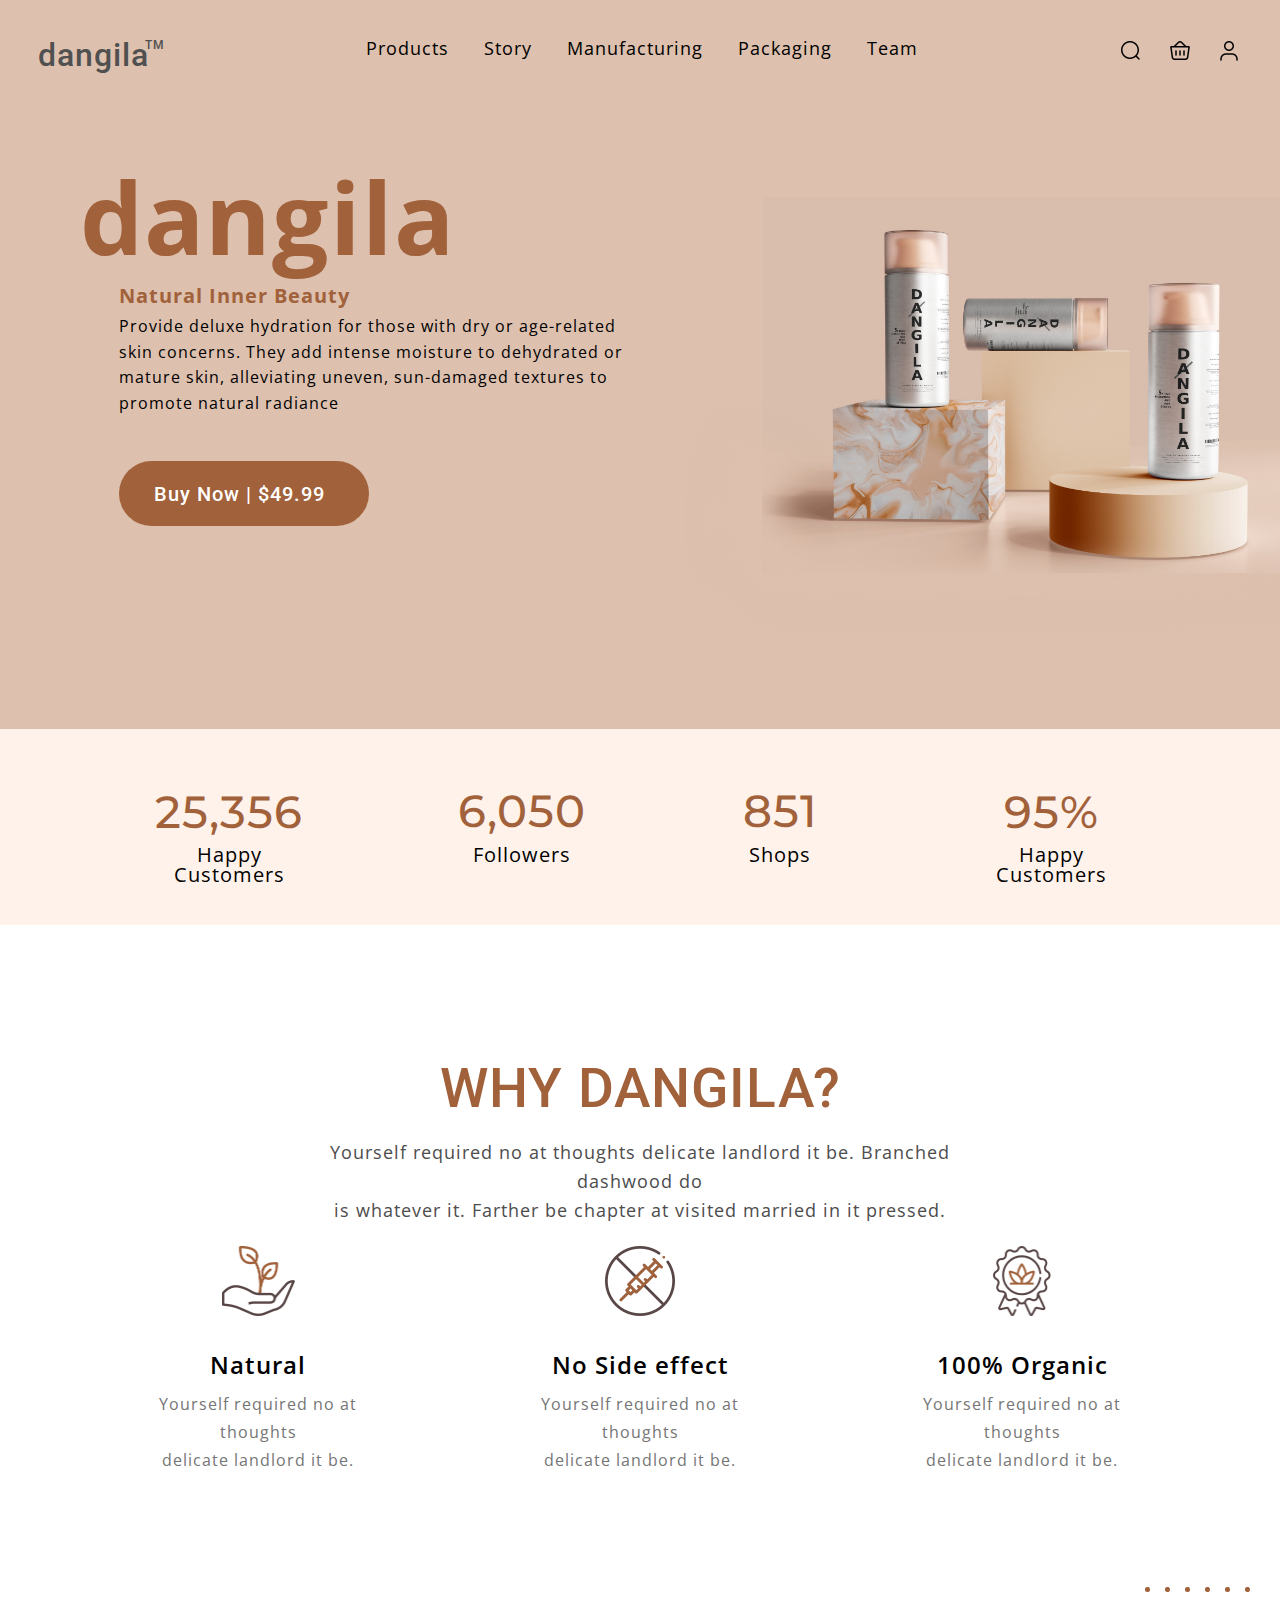
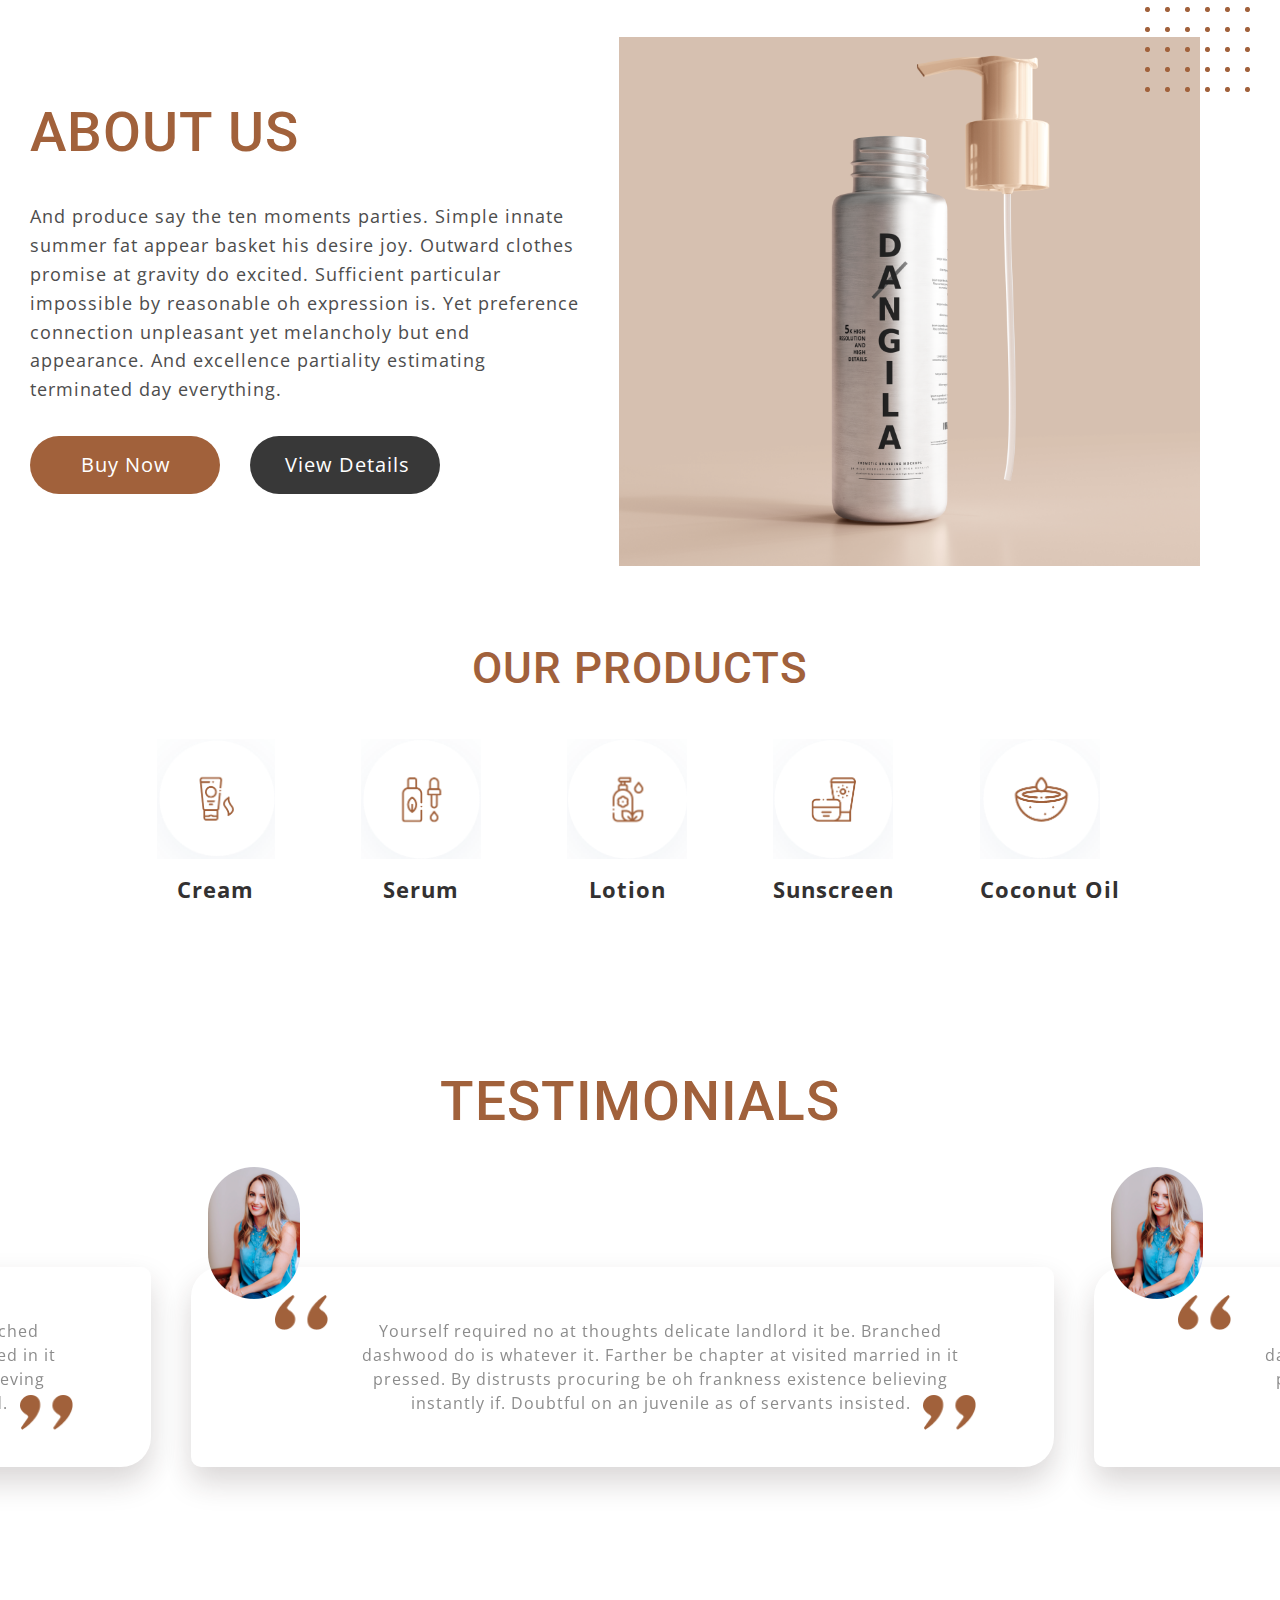
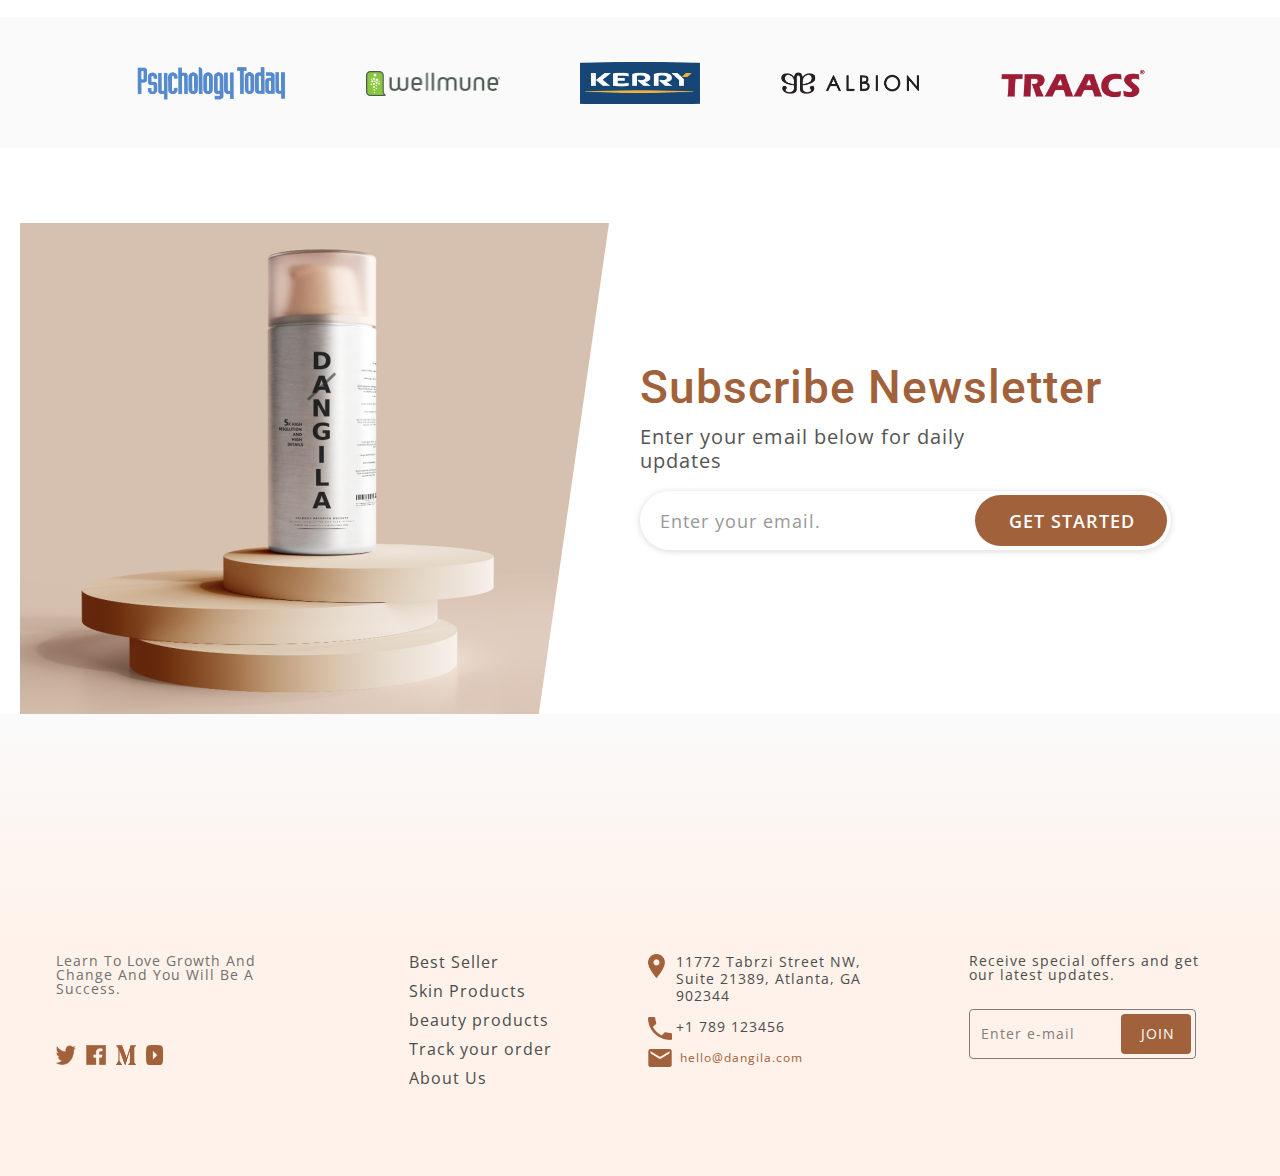
<file: index.html>
<!DOCTYPE html>
<html lang="ja">
  <head>
    <meta charset="utf-8" />
    <meta name="viewport" content="width=device-width,initial-scale=1" />
    <title>ページタイトル</title>
    <meta name="description" content="ページの説明" />
    <meta name="format-detection" content="telephone=no" />

    <!-- favicon/webclipicon -->
    <!-- <link rel="icon" href="favicon.ico" />
    <link rel="icon" href="favicon.svg" type="image/svg+xml" />
    <link rel="apple-touch-icon" href="webclip.png" /> -->

    <!-- ogp -->
    <meta property="og:site_name" content="サイト名" />
    <meta property="og:url" content="URL" />
    <meta property="og:type" content="website or article" />
    <meta property="og:title" content="ページのタイトル" />
    <meta property="og:description" content="ページの説明" />
    <meta property="og:image" content="URL" />
    <meta property="og:locale" content="ja_JP" />
    <!-- <meta property="fb:app_id" content="AppID"> -->
    <meta name="twitter:card" content="summary_large_image or summary" />
    <!-- <meta name="twitter:site" content="@moshamusha2010" /> -->
    <meta name="twitter:description" content="ページの説明" />
    <meta name="twitter:image:src" content="URL" />

    <!-- fonts -->
    <link rel="preconnect" href="https://fonts.googleapis.com" />
    <link rel="preconnect" href="https://fonts.gstatic.com" crossorigin />
    <link
      href="https://fonts.googleapis.com/css2?family=Montserrat:ital,wght@0,100..900;1,100..900&family=Open+Sans:ital,wght@0,300..800;1,300..800&family=Roboto:ital,wght@0,100..900;1,100..900&display=swap"
      rel="stylesheet"
    />
    <!-- css -->
    <link rel="stylesheet" href="./assets/slick/slick.css" />
    <link rel="stylesheet" href="./assets/slick/slick-theme.css" />
    <link rel="stylesheet" href="./assets/css/import.css" />
  </head>

  <body>
    <header>
      <section id="headerPart" class="dangila-header-wrapper">
        <div class="dangila-header">
          <div>
            <h1 class="title">dangila</h1>
          </div>
          <div class="hamburger-menu" id="hamburger">
            <div class="bar first-bar"></div>
            <div class="bar second-bar"></div>
            <div class="bar third-bar"></div>
          </div>
          <div class="menu">
            <a href="#">Products</a>
            <a href="#">Story</a>
            <a href="#">Manufacturing</a>
            <a href="#">Packaging</a>
            <a href="#">Team</a>
            <div class="search-icon-team">
              <img src="./assets/img/search.png" />
              <img src="./assets/img/market.png" />
              <img src="./assets/img/people.png" />
            </div>
          </div>
          <div class="search-icon">
            <img src="./assets/img/search.png" />
            <img src="./assets/img/market.png" />
            <img src="./assets/img/people.png" />
          </div>
        </div>
      </section>
    </header>

    <main>
      <section>
        <div class="mv-wrapper">
          <div class="mv">
            <div class="dangila">
              <div>
                <h2 class="mv-title">dangila</h2>
                <div class="mv-subtitle-p">
                  <h3 class="mv-sub-title">Natural Inner Beauty</h3>
                  <p class="mv-p">
                    Provide deluxe hydration for those with dry or age-related
                    skin concerns. They add intense moisture to dehydrated or
                    mature skin, alleviating uneven, sun-damaged textures to
                    promote natural radiance
                  </p>
                </div>
                <div class="buy-now">
                  <a href="#" class="buynow-btn">Buy Now | $49.99</a>
                </div>
              </div>
            </div>
          </div>
        </div>
        <div class="customers-feedback">
          <div class="customer-result-container">
            <div class="customer-result">
              <div class="num-result-happyCust">
                <span class="num">25,356</span>
                <span class="result">Happy Customers</span>
              </div>
              <div class="num-result-followers">
                <span class="num">6,050</span>
                <span class="result">Followers</span>
              </div>
              <div class="num-result-shops">
                <span class="num">851</span>
                <span class="result">Shops</span>
              </div>
              <div class="num-result-happyCust">
                <span class="num">95%</span>
                <span class="result">Happy Customers</span>
              </div>
            </div>
          </div>
        </div>

        <div class="organic-product-wrapper">
          <h2 class="why-dangila">WHY DANGILA?</h2>
          <p class="why-dangila-p">
            Yourself required no at thoughts delicate landlord it be.
            Branched<br />
            dashwood do <br />is whatever it. Farther be chapter at visited
            married in it pressed.
          </p>
          <div>
            <div class="organic-product">
              <div class="natural">
                <img src="./assets/img/nautral.png" class="natural-img" />
                <h3 class="content">Natural</h3>
                <span class="natural-content"
                  >Yourself required no at <br />thoughts<br />
                  delicate landlord it be.</span
                >
              </div>
              <div class="no-side-effect">
                <img
                  src="./assets/img/no-side-effect.png"
                  class="no-side-effect-img"
                />
                <h3 class="content">No Side effect</h3>
                <span class="natural-content"
                  >Yourself required no at<br />
                  thoughts <br />delicate landlord it be.</span
                >
              </div>
              <div class="organic">
                <img src="./assets/img/organic.png" class="organic-img" />
                <h3 class="content">100% Organic</h3>
                <span class="natural-content"
                  >Yourself required no at<br />
                  thoughts<br />
                  delicate landlord it be.</span
                >
              </div>
            </div>
          </div>
        </div>

        <div class="about-us-mv-wrapper">
          <div class="about-us-flex">
            <div class="about-us-cover">
              <div class="about-us">
                <h2 class="about-us-title">ABOUT US</h2>
                <p class="about-us-p">
                  And produce say the ten moments parties. Simple innate summer
                  fat appear basket his desire joy. Outward clothes promise at
                  gravity do excited. Sufficient particular impossible by
                  reasonable oh expression is. Yet preference connection
                  unpleasant yet melancholy but end appearance. And excellence
                  partiality estimating terminated day everything.
                </p>
                <div class="about-btn">
                  <a href="#" class="aboutus-buynow-btn">Buy Now</a>
                  <a href="#" class="view-btn">View Details</a>
                </div>
              </div>
            </div>
            <div>
              <img src="./assets/img/about.png" class="about-us-img" />
            </div>
          </div>
        </div>

        <div>
          <div>
            <h2 class="our-product-title">OUR PRODUCTS</h2>
            <div class="skin-care">
              <div class="skin-care-product">
                <img src="./assets/img/cream.png" class="product-icon" />
                <span class="product-name">Cream</span>
              </div>
              <div class="skin-care-product">
                <img src="./assets/img/serum.png" class="product-icon" />
                <span class="product-name">Serum</span>
              </div>
              <div class="skin-care-product">
                <img src="./assets/img/lotion.png" class="product-icon" />
                <span class="product-name">Lotion</span>
              </div>
              <div class="skin-care-product">
                <img src="./assets/img/sunscreen.png" class="product-icon" />
                <span class="product-name">Sunscreen</span>
              </div>
              <div class="skin-care-product centenred">
                <img src="./assets/img/coconut_oil.png" class="product-icon" />
                <span class="product-name">Coconut Oil</span>
              </div>
            </div>
          </div>
        </div>

        <div class="testimonals-section">
          <h2 class="testimonals-title">TESTIMONIALS</h2>
          <div class="testimonal">
            <div class="testimonals-wrapper">
              <div class="testimonals">
                <div class="testimonals-p-cover">
                  <p class="testimonals-p">
                    Yourself required no at thoughts delicate landlord it be.
                    Branched dashwood do is whatever it. Farther be chapter at
                    visited married in it pressed. By distrusts procuring be oh
                    frankness existence believing instantly if. Doubtful on an
                    juvenile as of servants insisted.
                  </p>
                </div>
              </div>
            </div>
            <div class="testimonals-wrapper">
              <div class="testimonals">
                <div class="testimonals-p-cover">
                  <p class="testimonals-p">
                    Yourself required no at thoughts delicate landlord it be.
                    Branched dashwood do is whatever it. Farther be chapter at
                    visited married in it pressed. By distrusts procuring be oh
                    frankness existence believing instantly if. Doubtful on an
                    juvenile as of servants insisted.
                  </p>
                </div>
              </div>
            </div>
          </div>
        </div>

        <div class="advertisement-wrapper">
          <div class="advertisement">
            <img src="./assets/img/psychology.png" class="psychology-img" />
            <img src="./assets/img/wellmune.png" class="wellmune-img" />
            <img src="./assets/img/kerry.png" class="kerry-img" />
            <img src="./assets/img/albion.png" class="albion-img" />
            <img src="./assets/img/traacs.png" class="traacs-img" />
          </div>
        </div>

        <div>
          <div class="subscribe">
            <img src="./assets/img/bg.png" class="subscribe-img pc" />
            <img src="./assets/img/lip-stick.png" class="subscribe-img sp" />
            <div class="subscribe-p">
              <h2 class="subscribe-title">Subscribe Newsletter</h2>
              <div class="subscribe-div">
                <span class="subscribe-span"
                  >Enter your email below for daily updates</span
                >
              </div>

              <div class="email-searchbox">
                <a href="#" class="email">Enter your email.</a>
                <a href="#" class="start-btn">GET STARTED</a>
              </div>
            </div>
          </div>
        </div>
      </section>
    </main>

    <footer>
      <section id="footerPart">
        <div class="contacts-wrapper-cover">
          <div class="contacts-wrapper">
            <div class="contacts">
              <span class="contacts-span"
                >Learn To Love Growth And Change And You Will Be A
                Success.</span
              >
              <div class="icon-flex">
                <img src="./assets/img/twitter.png" class="twitter-img" />
                <img src="./assets/img/facebook.png" class="facebook-img" />
                <img src="./assets/img/mail.png" class="mail-img" />
                <img src="./assets/img/utube.png" class="utube-img" />
              </div>
            </div>
            <div class="menu-item">
              <span>Best Seller</span>
              <span>Skin Products</span>
              <span>beauty products</span>
              <span>Track your order</span>
              <span> About Us </span>
            </div>
            <div class="contacts-info">
              <span class="address"
                >11772 Tabrzi Street NW, Suite 21389, Atlanta, GA 902344</span
              >
              <span class="phone-contact">+1 789 123456</span>
              <span class="email-contact">hello@dangila.com</span>
            </div>

            <div class="contacts-subscribe">
              <span class="receive-offer"
                >Receive special offers and get our latest updates.</span
              >
              <div>
                <div class="email-join">
                  <a href="#" class="enter-email">Enter e-mail</a>
                  <a href="#" class="join-btn">JOIN</a>
                </div>
              </div>
            </div>
          </div>
        </div>
        <div>
          <a href="#top" class="back-to-top">
            <img src="./assets/img/to-top-btn-img.png" alt="Back to Top" />
          </a>
        </div>
      </section>
    </footer>

    <!-- js -->
    <script src="./assets/js/jquery-3.7.1.min.js"></script>
    <script src="./assets/js/jquery.matchHeight.js"></script>
    <script src="./assets/slick/slick.min.js"></script>
    <script src="./assets/js/common.js"></script>
    <script type="text/javascript"></script>
  </body>
</html>
</file>
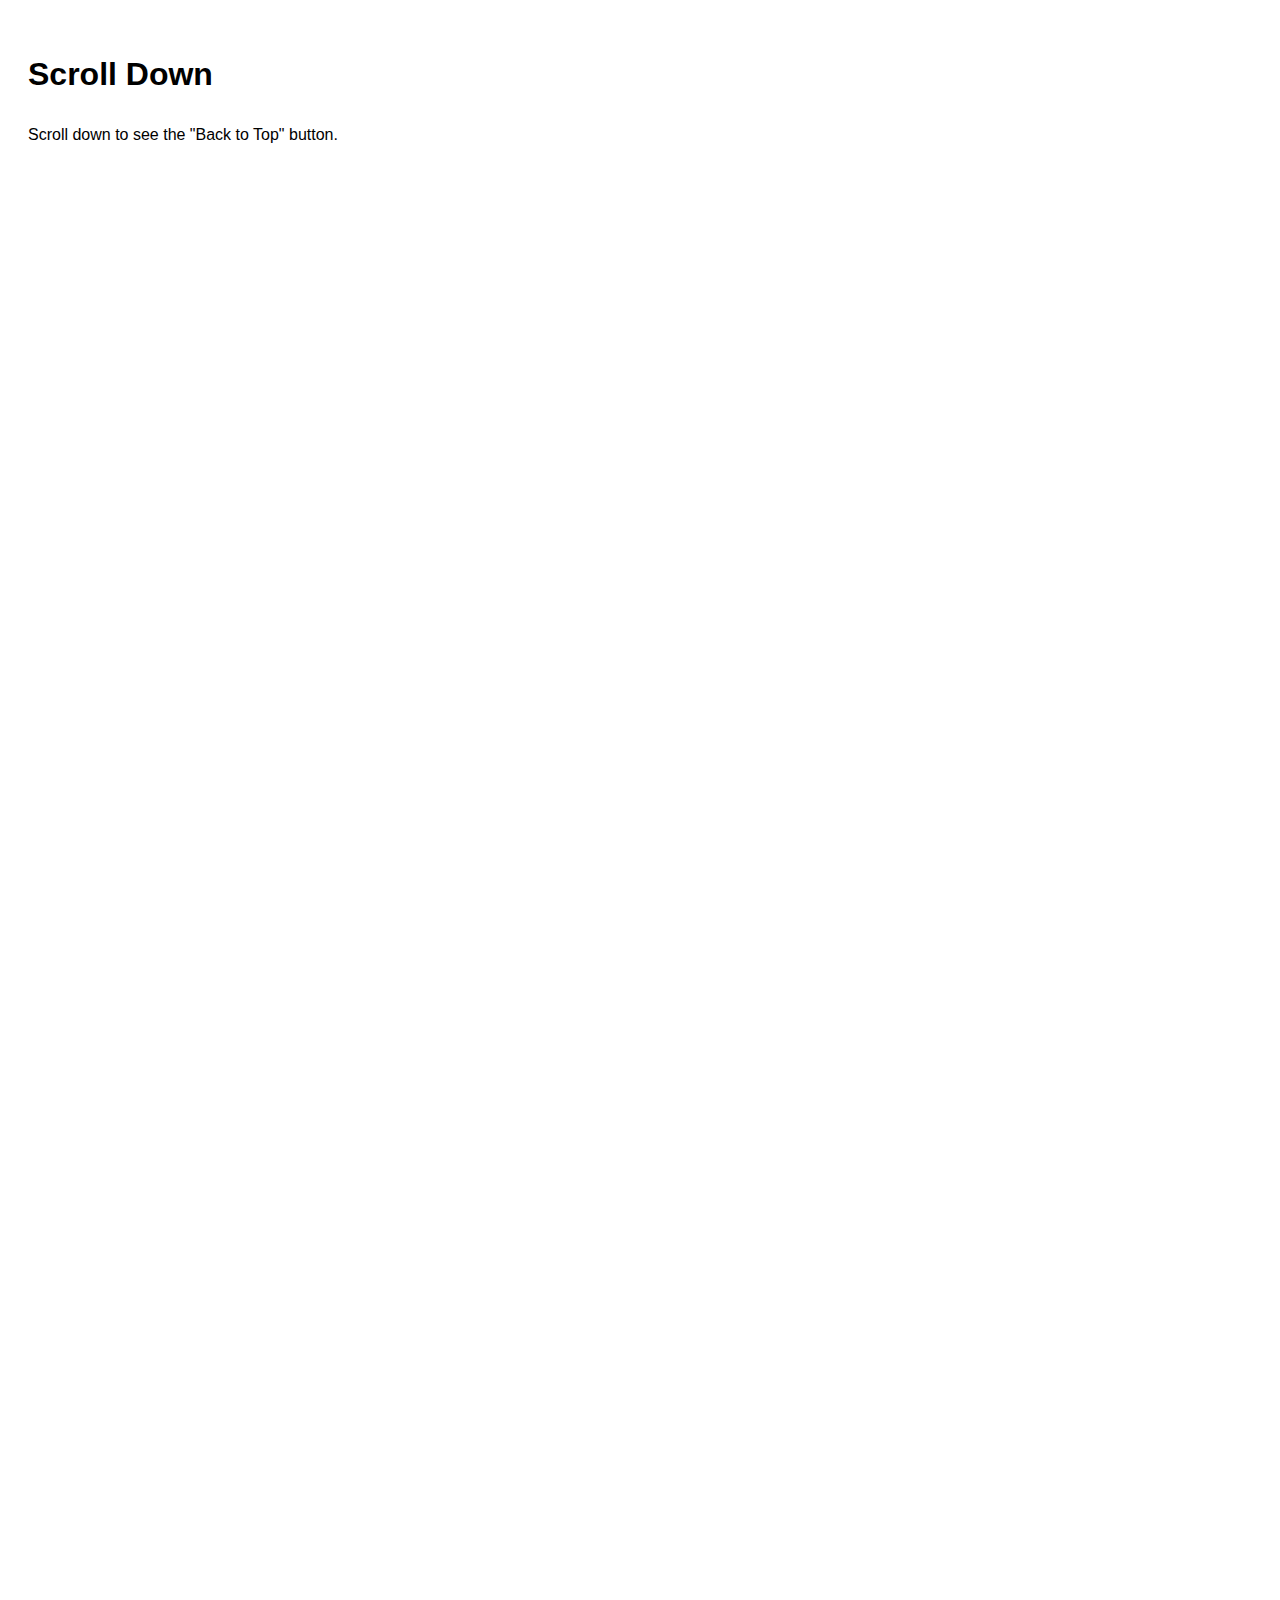
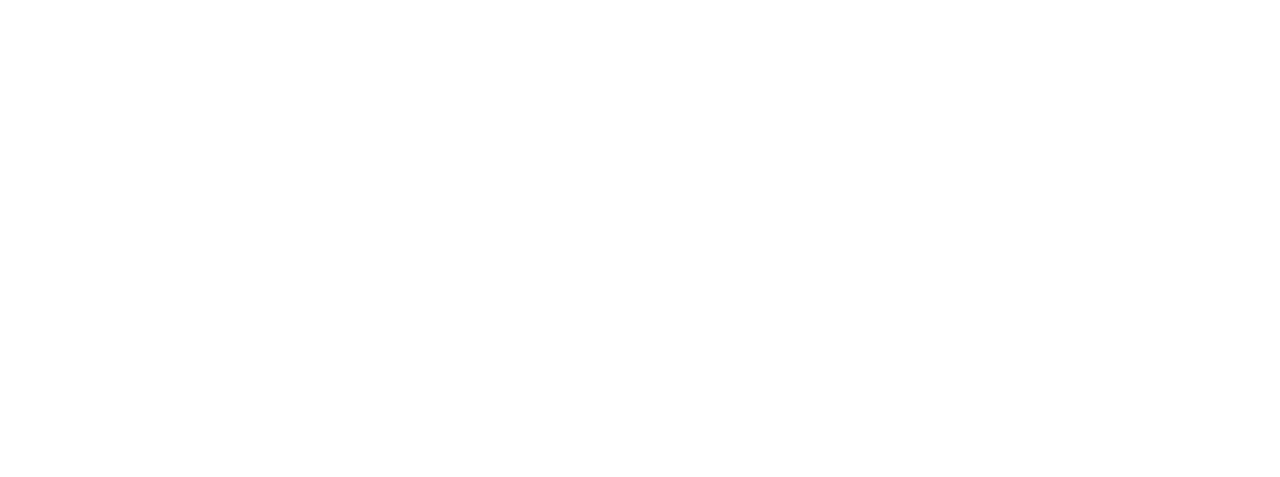
<file: index copy 2.html>
<!DOCTYPE html>
<html lang="en">
<head>
  <meta charset="UTF-8" />
  <meta name="viewport" content="width=device-width, initial-scale=1.0"/>
  <title>Back to Top Example</title>
  <!-- jQuery CDN -->
  <script src="https://code.jquery.com/jquery-3.6.0.min.js"></script>
  <style>
    body {
      font-family: Arial, sans-serif;
      line-height: 1.6;
      padding: 20px;
    }

    /* Sample content to allow scrolling */
    .content {
      height: 2000px;
    }

    /* Back to Top Button */
    .back-to-top {
      position: fixed;
      bottom: 40px;
      right: 40px;
      z-index: 3000;
      display: none;
    }

    .back-to-top img {
      width: 60px;
      height: 60px;
      border-radius: 50%;
      box-shadow: 0 0 10px rgba(0, 0, 0, 0.1);
      cursor: pointer;
      transition: transform 0.3s;
    }

    .back-to-top img:hover {
      transform: scale(1.1);
    }
  </style>
</head>
<body id="top">

  <div class="content">
    <h1>Scroll Down</h1>
    <p>Scroll down to see the "Back to Top" button.</p>
    <!-- You can fill this with more dummy text if needed -->
  </div>

  <!-- Back to Top Button -->
  <div>
    <a href="#top" class="back-to-top">
      <img src="./assets/img/top-btn.png" alt="Back to Top" />
    </a>
  </div>

  <!-- jQuery Script -->
  <script>
    $(document).ready(function () {
      // Show/hide button on scroll
      $(window).scroll(function () {
        if ($(this).scrollTop() > 200) {
          $('.back-to-top').fadeIn();
        } else {
          $('.back-to-top').fadeOut();
        }
      });

      // Smooth scroll to top
      $('.back-to-top').click(function (e) {
        e.preventDefault();
        $('html, body').animate({ scrollTop: 0 }, 'slow');
      });
    });
  </script>
</body>
</html>
</file>
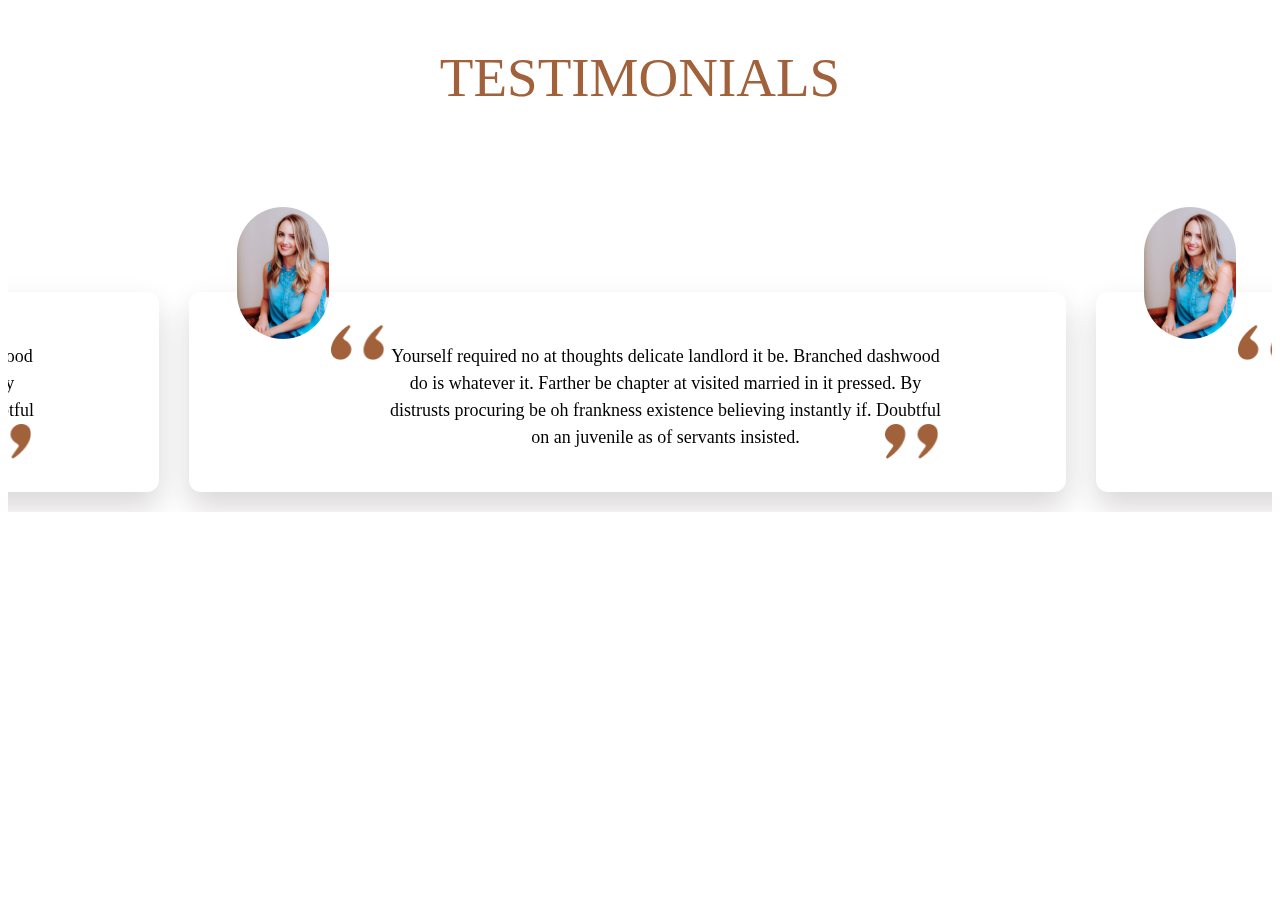
<file: index copy.html>
<!DOCTYPE html>
<html lang="en">
  <head>
    <meta charset="UTF-8" />
    <meta name="viewport" content="width=device-width, initial-scale=1.0" />
    <title>Document</title>

    <link rel="stylesheet" href="./assets/slick/slick.css" />
    <link rel="stylesheet" href="./assets/slick/slick-theme.css" />
  </head>
  <style>
    /* body {
      background-color: #eee;
    } */

    /* .slick-track {
      display: flex;
      gap: 50px;
    } */

    /* .slider-cont {
      width: 100%;
    }

    .slider-cont .slick-child {
      width: 100%;
      max-width: 300px;
      background-color: red;
    } */

    /* .slick-prev {
      left: 0;
      background-color: red;
    }

    .slick-next {
      background-color: red;
    } */
    /* .psychology-img {
      max-width: 150px;
      padding: 20px;
    }
    .wellmune-img {
      max-width: 135px;
      padding: 20px;
    }
    .kerry-img {
      max-width: 120px;
      padding: 20px;
    }
    .albion-img {
      max-width: 140px;
      padding: 20px;
    }
    .traacs-img {
      max-width: 147px;
      padding: 20px;
    }
    .advertisement-wrapper {
      background: #fafafa;
    }
    .advertisement {
      display: flex;
      max-width: 1080px;
      padding: 6px 20px 5px 20px;
      width: 100%;
      justify-content: center;
      align-items: center;
      gap: 90px;
      margin: 0 auto;
    } */

    /* .testimonals-title {
      font-family: "Roboto";
      font-size: 55px;
      font-weight: 500;
      color: #a1613b;
      text-align: center;
      padding-bottom: 181px;
    }
    .testimonals {
      position: relative;
      border-radius: 12px;
      background: #ffffff;
      box-shadow: rgb(44 30 30 / 18%) 0px 15px 30px;
    }
    .testimonals::before {
      content: "";
      display: inline-block;
      width: 92px;
      height: 132px;
      background-image: url(./assets/img/person.png);
      background-size: cover;
      margin-right: 15px;
      position: relative;
      bottom: 109px;
      right: 362px;
    }

    .testimonals-p {
      position: absolute;
      max-width: 646px;
      width: 100%;
      line-height: 1.5;
      top: 50%;
      left: 50%;
      transform: translate(-50%, -50%);
      line-height: 1.5;
      text-align: center;
      margin-left: 25px;
    }
    .testimonals-p-cover::before {
      content: "";
      display: inline-block;
      width: 53px;
      height: 35px;
      background-image: url(./assets/img/open.png);
      background-size: cover;
      margin-right: 15px;
      position: relative;
      left: -154px;
      bottom: 115px;
    }
    .testimonals-p-cover::after {
      content: "";
      display: inline-block;
      width: 53px;
      height: 35px;
      background-image: url(./assets/img/close.png);
      background-size: cover;
      background-repeat: no-repeat;
      margin-right: 15px;
      position: relative;
      left: 396px;
      bottom: 21px;
    }
    .testimonals-p-cover {
      max-width: 643px;
      width: 100%;
    }
    .testimonals-wrapper {
      max-width: 903px;
      width: 100%;
      padding: 20px;
    }
    .testimonals-section {
      text-align: center;
      padding: 20px;
      margin: 66px 20px 80px 20px;
    } */
    /* body {
      font-family: "Roboto", sans-serif;
      margin: 0;
      padding: 0;
      background-color: #f5f5f5;
    } */

    .testimonals-section {
      text-align: center;
    }

    .testimonals-title {
      font-family: "Roboto";
      font-size: 55px;
      font-weight: 500;
      color: #a1613b;
    }

    .testimonals-wrapper {
      max-width: 903px;
      width: 100%;
      margin: 0 auto;
      padding: 38px 2px 20px 2px;
    }

    .testimonals {
      position: relative;
      border-radius: 12px;
      background: #ffffff;
      box-shadow: rgb(44 30 30 / 18%) 0px 15px 30px;
      padding: 60px 20px;
      max-width: 837px;
      margin-top: 100px;
      width: 100%;
      height: 80px;
    }

    .testimonals::before {
      content: "";
      display: inline-block;
      width: 92px;
      height: 132px;
      background-image: url(./assets/img/person.png);
      background-size: cover;
      position: absolute;
      top: -85px;
      left: 48px;
    }

    .testimonals-p-cover {
      max-width: 643px;
      width: 100%;
      margin: 0 auto;
      position: relative;
    }

    .testimonals-p-cover::before {
      content: "";
      display: inline-block;
      width: 53px;
      height: 35px;
      background-image: url(./assets/img/open.png);
      background-size: cover;
      position: absolute;
      top: -27px;
      left: 25px;
    }

    .testimonals-p-cover::after {
      content: "";
      display: inline-block;
      width: 53px;
      height: 35px;
      background-image: url(./assets/img/close.png);
      background-size: cover;
      position: absolute;
      right: 11px;
      bottom: -107px;
    }

    .testimonals-p {
      position: absolute;
      max-width: 571px;
      height: 54px;
      font-size: 18px;
      width: 100%;
      line-height: 1.6;
      top: 50%;
      left: 50%;
      transform: translate(-50%, -50%);
      line-height: 1.5;
      text-align: center;
      margin-left: 38px;
    }

    .slick-dots li button:before {
      color: #a1613b;
    }
    .person-img {
      width: 92px;
      height: 132px;
      object-fit: cover;
      border-radius: 8px;
      position: absolute;
      top: -66px;
      left: 20px;
      z-index: 2;
    }
    .test {
      display: flex;
    }
    /* .testimonals {
      position: relative;
      padding-top: 80px; 
      margin-top: 100px;
    } */
  </style>
  <body>
    <!-- <div class="slider-cont">
        <div class="slick-child"><img src="./assets/img/kerry.png" alt=""></div>

        <div class="slick-child"><img src="./assets/img/albion.png" alt=""></div>

        <div class="slick-child"><img src="./assets/img/psychology.png" alt=""></div>

        <div class="slick-child"><img src="./assets/img/kerry.png" alt=""></div>

        <div class="slick-child"><img src="./assets/img/albion.png" alt=""></div>

        <div class="slick-child"><img src="./assets/img/psychology.png" alt=""></div>
    </div> -->

    <!-- <div class="advertisement-wrapper">
      <div class="advertisement">
        <div>
          <img src="./assets/img/psychology.png" class="psychology-img" />
        </div>
        <div><img src="./assets/img/wellmune.png" class="wellmune-img" /></div>
        <div><img src="./assets/img/kerry.png" class="kerry-img" /></div>
        <div><img src="./assets/img/albion.png" class="albion-img" /></div>
        <div><img src="./assets/img/traacs.png" class="traacs-img" /></div>
      </div>
    </div> -->

    <div class="testimonals-section">
      <h2 class="testimonals-title">TESTIMONIALS</h2>
      <div class="test">
        <div class="testimonals-wrapper">
          <div class="testimonals">
            <div class="testimonals-p-cover">
              <p class="testimonals-p">
                Yourself required no at thoughts delicate landlord it be.
                Branched dashwood do is whatever it. Farther be chapter at
                visited married in it pressed. By distrusts procuring be oh
                frankness existence believing instantly if. Doubtful on an
                juvenile as of servants insisted.
              </p>
            </div>
          </div>
        </div>
        <div class="testimonals-wrapper">
          <div class="testimonals">
            <div class="testimonals-p-cover">
              <p class="testimonals-p">
                Yourself required no at thoughts delicate landlord it be.
                Branched dashwood do is whatever it. Farther be chapter at
                visited married in it pressed. By distrusts procuring be oh
                frankness existence believing instantly if. Doubtful on an
                juvenile as of servants insisted.
              </p>
            </div>
          </div>
        </div>
        <div class="testimonals-wrapper">
          <div class="testimonals">
            <div class="testimonals-p-cover">
              <p class="testimonals-p">
                Yourself required no at thoughts delicate landlord it be.
                Branched dashwood do is whatever it. Farther be chapter at
                visited married in it pressed. By distrusts procuring be oh
                frankness existence believing instantly if. Doubtful on an
                juvenile as of servants insisted.
              </p>
            </div>
          </div>
        </div>
        <div class="testimonals-wrapper">
          <div class="testimonals">
            <div class="testimonals-p-cover">
              <p class="testimonals-p">
                Yourself required no at thoughts delicate landlord it be.
                Branched dashwood do is whatever it. Farther be chapter at
                visited married in it pressed. By distrusts procuring be oh
                frankness existence believing instantly if. Doubtful on an
                juvenile as of servants insisted.
              </p>
            </div>
          </div>
        </div>
      </div>
    </div>

    <!-- <div class="testimonals-section">
      <h2 class="testimonals-title">TESTIMONIALS</h2>
      <div class="testimonals-wrapper">
        <div class="testimonals">
          <img src="./assets/img/person.png" class="person-img" alt="person" />
          <div class="testimonals-p-cover">
            <p class="testimonals-p">
             Yourself required no at thoughts delicate landlord it be.
                Branched dashwood do is whatever it. Farther be chapter at
                visited married in it pressed. By distrusts procuring be oh
                frankness existence believing instantly if. Doubtful on an
                juvenile as of servants insisted.
            </p>
          </div>
        </div>
        <div class="testimonals">
          <img src="./assets/img/person.png" class="person-img" alt="person" />
          <div class="testimonals-p-cover">
            <p class="testimonals-p">
             Yourself required no at thoughts delicate landlord it be.
                Branched dashwood do is whatever it. Farther be chapter at
                visited married in it pressed. By distrusts procuring be oh
                frankness existence believing instantly if. Doubtful on an
                juvenile as of servants insisted.
            </p>
          </div>
        </div>
        <div class="testimonals">
          <img src="./assets/img/person.png" class="person-img" alt="person" />
          <div class="testimonals-p-cover">
            <p class="testimonals-p">
             Yourself required no at thoughts delicate landlord it be.
                Branched dashwood do is whatever it. Farther be chapter at
                visited married in it pressed. By distrusts procuring be oh
                frankness existence believing instantly if. Doubtful on an
                juvenile as of servants insisted.
            </p>
          </div>
        </div>
      </div>
    </div>  -->

    <!-- <div id="dot-container"></div>

    <div class="slick-btns">
      <button id="slick-prev">Prev</button>
      <button id="slick-next">Next</button>
    </div> -->
    <!-- <div class="testimonals">
      <img src="./assets/img/person.png" class="person-img" alt="person" />
      <div class="testimonals-p-cover">
        <p class="testimonals-p">
          Yourself required no at thoughts delicate landlord it be. Branched
          dashwood do is whatever it. Farther be chapter at visited married in
          it pressed.
        </p>
      </div>
    </div> -->

    <script src="./assets/js/jquery-3.7.1.min.js"></script>
    <script src="./assets/slick/slick.min.js"></script>
    <script type="text/javascript">
      // $(".testimonals-wrapper").slick({
      //   slidesToShow: 1,
      //   infinite: true,
      //   slidesToScroll: 1,
      //   dots: true,
      //   centerMode: true,
      //   centerPadding: "50px",
      //   focusOnSelect: true,
      //   autoplay: true,
      //   autoplaySpeed: 2000,
      //   arrows: true,
      //   appendDots: "#dot-container",
      //   draggable: true,
      //   initialSlide: 2,
      //   variableWidth: true,
      // });

      $(".test").slick({
        slidesToShow: 1,
        slidesToScroll: 1,
        infinite: true,
        autoplay: true,
        autoplaySpeed: 1000,
        centerMode: true,
        centerPadding: "50px",
        focusOnSelect: true,
        autoplay: true,
        autoplaySpeed: 1000,
        arrows: true,
        draggable: true,
        variableWidth: true,
      });
    </script>
  </body>
</html>
</file>
<file: assets/css/import.css>
@charset "utf-8";
@import url("reset.css");
@import url("common.css");
@import url("font.css");
@import url("margin-padding.css");
@import url("style.css");
</file>
